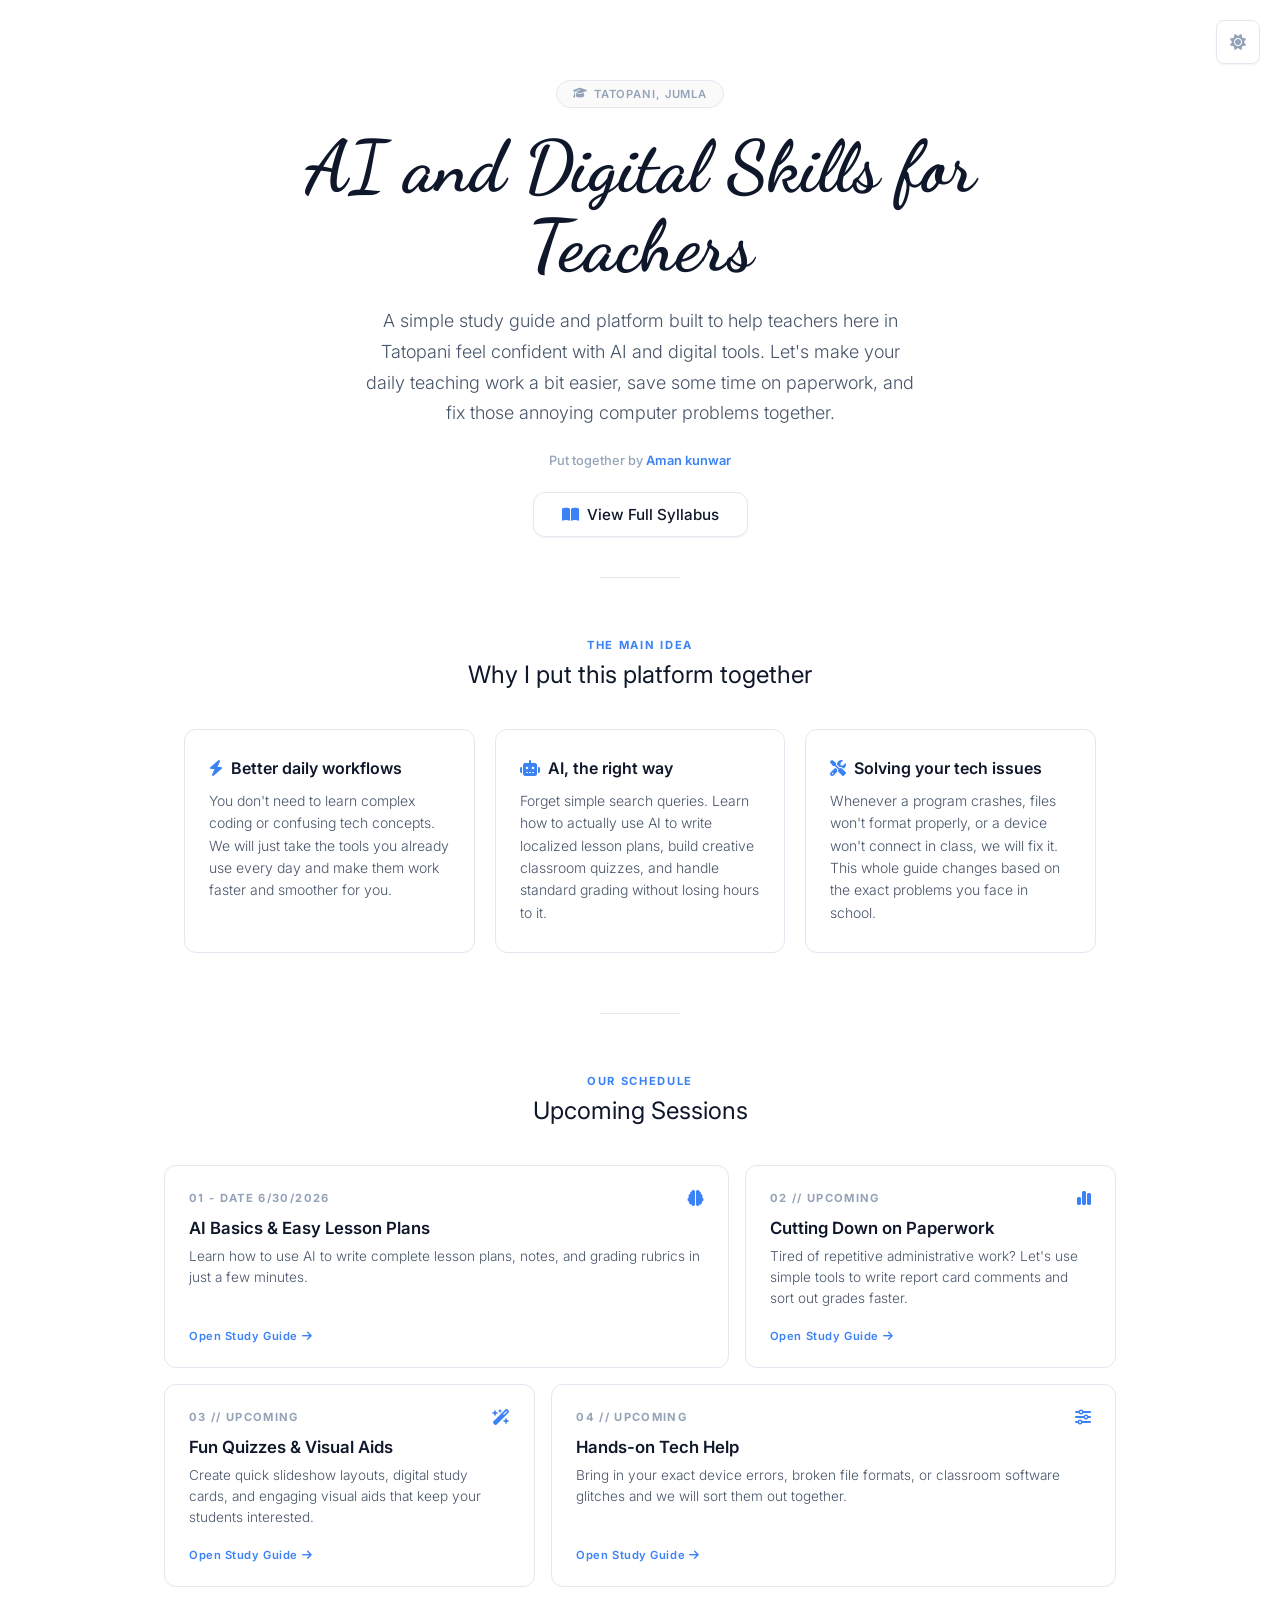
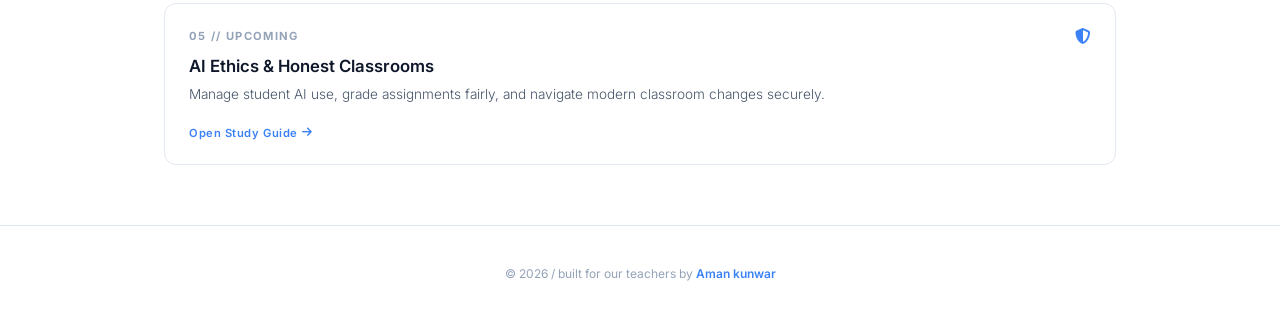
<file: index.html>
<!DOCTYPE html>
<html lang="en" class="dark">
<head>
    <meta charset="UTF-8">
    <meta name="viewport" content="width=device-width, initial-scale=1.0">
    <title>AI and Digital Skills by Aman kunwar, Tatopani Jumla</title>
    <link rel="stylesheet" href="style.css">
    <link rel="stylesheet" href="https://cdnjs.cloudflare.com/ajax/libs/font-awesome/6.4.0/css/all.min.css">
</head>
<body>
    <div class="theme-toggle-wrapper">
        <button id="theme-toggle" class="theme-btn" aria-label="Toggle Theme">
            <i class="fa-solid fa-sun"></i>
            <i class="fa-solid fa-moon"></i>
        </button>
    </div>

    <main>
        <div class="hero-section">
            <div>
                <span class="location-badge">
                    <i class="fa-solid fa-graduation-cap" style="color: var(--text-muted);"></i> Tatopani, Jumla
                </span>
            </div>
            <h1 class="cursive-title">AI and Digital Skills for Teachers</h1>
            <p class="hero-description">
                A simple study guide and platform built to help teachers here in Tatopani feel confident with AI and digital tools. Let's make your daily teaching work a bit easier, save some time on paperwork, and fix those annoying computer problems together.
            </p>
            <div class="author-tag">
                Put together by <a href="https://razeclaw.vercel.app" target="_blank">Aman kunwar</a>
            </div>
            <div>
                <a href="syllabus/" class="cta-button">
                    <i class="fa-solid fa-book-open"></i> View Full Syllabus
                </a>
            </div>
        </div>

        <hr class="section-divider" />

        <section class="features-section">
            <div class="section-header">
                <div class="section-tag">The Main Idea</div>
                <h2 class="section-title">Why I put this platform together</h2>
            </div>
            <div class="features-grid">
                <div class="feature-card">
                    <div class="feature-card-title">
                        <i class="fa-solid fa-bolt"></i> Better daily workflows
                    </div>
                    <p class="feature-card-desc">You don't need to learn complex coding or confusing tech concepts. We will just take the tools you already use every day and make them work faster and smoother for you.</p>
                </div>
                <div class="feature-card">
                    <div class="feature-card-title">
                        <i class="fa-solid fa-robot"></i> AI, the right way
                    </div>
                    <p class="feature-card-desc">Forget simple search queries. Learn how to actually use AI to write localized lesson plans, build creative classroom quizzes, and handle standard grading without losing hours to it.</p>
                </div>
                <div class="feature-card">
                    <div class="feature-card-title">
                        <i class="fa-solid fa-screwdriver-wrench"></i> Solving your tech issues
                    </div>
                    <p class="feature-card-desc">Whenever a program crashes, files won't format properly, or a device won't connect in class, we will fix it. This whole guide changes based on the exact problems you face in school.</p>
                </div>
            </div>
        </section>

        <hr class="section-divider" />

        <section class="sessions-section">
            <div class="section-header">
                <div class="section-tag">Our Schedule</div>
                <h2 class="section-title">Upcoming Sessions</h2>
            </div>
            <div class="sessions-grid">
                <a href="sessions/session-one/" class="session-card">
                    <div>
                        <div class="session-meta">
                            <span class="session-num">01 - DATE 6/30/2026</span>
                            <i class="fa-solid fa-brain"></i>
                        </div>
                        <h3 class="session-card-title">AI Basics &amp; Easy Lesson Plans</h3>
                        <p class="session-card-desc">Learn how to use AI to write complete lesson plans, notes, and grading rubrics in just a few minutes.</p>
                    </div>
                    <span class="session-footer">Open Study Guide <i class="fa-solid fa-arrow-right"></i></span>
                </a>

                <a href="sessions/session-two/" class="session-card">
                    <div>
                        <div class="session-meta">
                            <span class="session-num">02 // Upcoming</span>
                            <i class="fa-solid fa-chart-simple"></i>
                        </div>
                        <h3 class="session-card-title">Cutting Down on Paperwork</h3>
                        <p class="session-card-desc">Tired of repetitive administrative work? Let's use simple tools to write report card comments and sort out grades faster.</p>
                    </div>
                    <span class="session-footer">Open Study Guide <i class="fa-solid fa-arrow-right"></i></span>
                </a>

                <a href="sessions/session-three/" class="session-card">
                    <div>
                        <div class="session-meta">
                            <span class="session-num">03 // Upcoming</span>
                            <i class="fa-solid fa-wand-magic-sparkles"></i>
                        </div>
                        <h3 class="session-card-title">Fun Quizzes &amp; Visual Aids</h3>
                        <p class="session-card-desc">Create quick slideshow layouts, digital study cards, and engaging visual aids that keep your students interested.</p>
                    </div>
                    <span class="session-footer">Open Study Guide <i class="fa-solid fa-arrow-right"></i></span>
                </a>

                <a href="sessions/session-four/" class="session-card">
                    <div>
                        <div class="session-meta">
                            <span class="session-num">04 // Upcoming</span>
                            <i class="fa-solid fa-sliders"></i>
                        </div>
                        <h3 class="session-card-title">Hands-on Tech Help</h3>
                        <p class="session-card-desc">Bring in your exact device errors, broken file formats, or classroom software glitches and we will sort them out together.</p>
                    </div>
                    <span class="session-footer">Open Study Guide <i class="fa-solid fa-arrow-right"></i></span>
                </a>

                <a href="sessions/session-five/" class="session-card">
                    <div>
                        <div class="session-meta">
                            <span class="session-num">05 // Upcoming</span>
                            <i class="fa-solid fa-shield-halved"></i>
                        </div>
                        <h3 class="session-card-title">AI Ethics &amp; Honest Classrooms</h3>
                        <p class="session-card-desc">Manage student AI use, grade assignments fairly, and navigate modern classroom changes securely.</p>
                    </div>
                    <span class="session-footer">Open Study Guide <i class="fa-solid fa-arrow-right"></i></span>
                </a>
            </div>
        </section>
    </main>

    <footer>
        &copy; 2026 / built for our teachers by <a href="https://razeclaw.vercel.app" target="_blank">Aman kunwar</a>
    </footer>

    <script>
        document.getElementById('theme-toggle').addEventListener('click', function() {
            document.documentElement.classList.toggle('dark');
            localStorage.setItem('color-theme', document.documentElement.classList.contains('dark') ? 'dark' : 'light');
        });
        if (localStorage.getItem('color-theme') === 'light' || (!('color-theme' in localStorage) && !window.matchMedia('(prefers-color-scheme: dark)').matches)) {
            document.documentElement.classList.remove('dark');
        } else {
            document.documentElement.classList.add('dark');
        }
    </script>

<!-- made by razeclaw -->
</body>
</html>
</file>
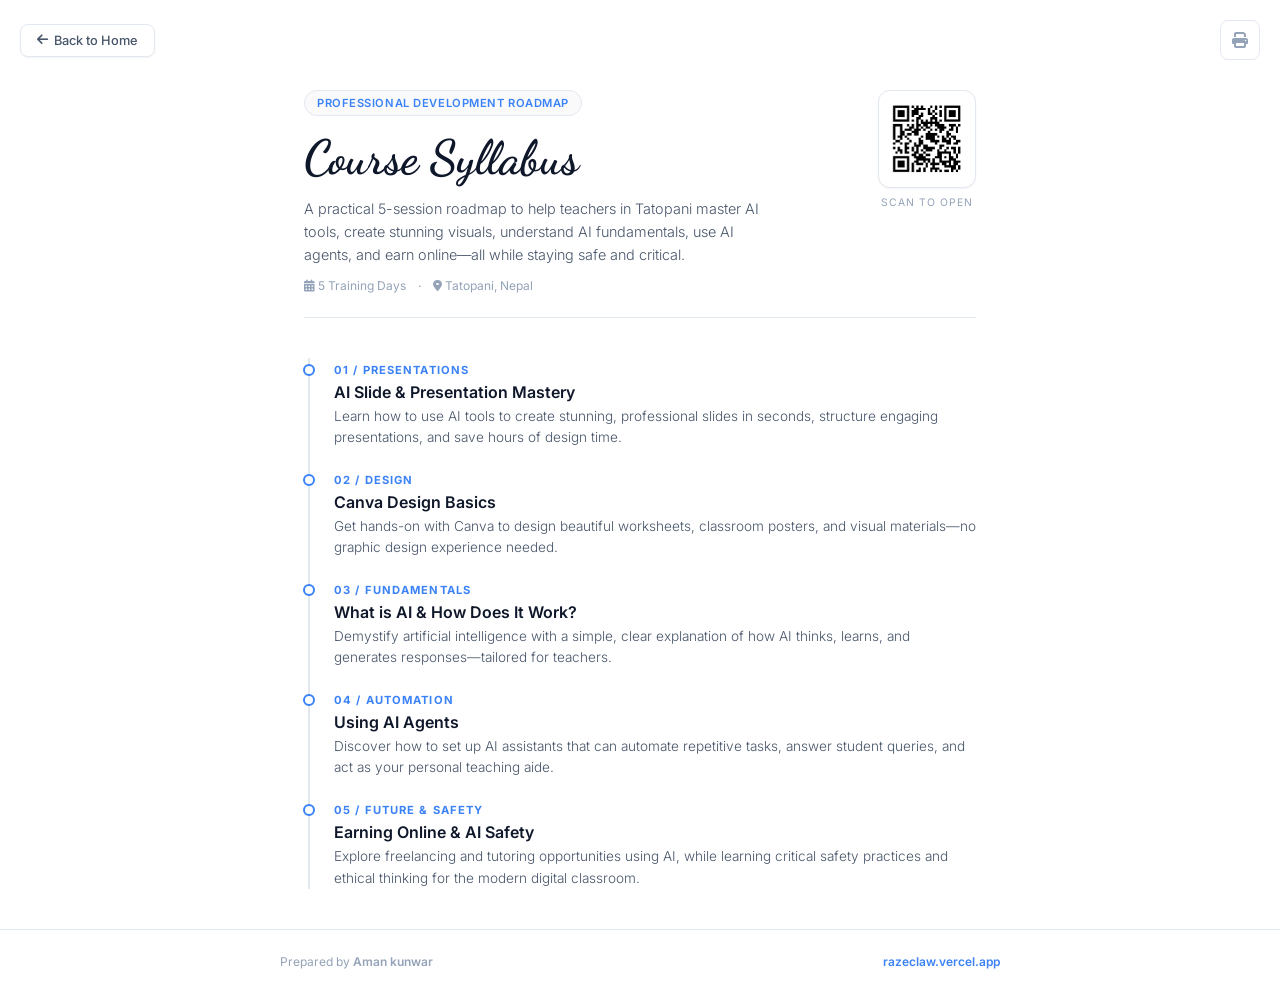
<file: syllabus/index.html>
<!DOCTYPE html>
<html lang="en" class="dark">
<head>
    <meta charset="UTF-8">
    <meta name="viewport" content="width=device-width, initial-scale=1.0">
    <title>Course Syllabus &mdash; AI and Digital Skills for Teachers</title>
    <link rel="stylesheet" href="style.css">
    <link rel="stylesheet" href="https://cdnjs.cloudflare.com/ajax/libs/font-awesome/6.4.0/css/all.min.css">
</head>
<body>
    <div class="nav-controls no-print">
        <a href="../" class="back-link">
            <i class="fa-solid fa-arrow-left"></i> Back to Home
        </a>
        <button onclick="window.print()" class="print-btn" aria-label="Print Roadmap">
            <i class="fa-solid fa-print"></i>
        </button>
    </div>

    <div class="page-container">
        <div class="syllabus-header">
            <div class="header-info">
                <span class="roadmap-badge">Professional Development Roadmap</span>
                <h1 class="cursive-title">Course Syllabus</h1>
                <p class="header-desc">A practical 5-session roadmap to help teachers in Tatopani master AI tools, create stunning visuals, understand AI fundamentals, use AI agents, and earn online—all while staying safe and critical.</p>
                <div class="meta-bar">
                    <span><i class="fa-solid fa-calendar-days"></i> 5 Training Days</span>
                    <span>&middot;</span>
                    <span><i class="fa-solid fa-location-dot"></i> Tatopani, Nepal</span>
                </div>
            </div>
            <div class="qr-section">
                <div class="qr-box">
                    <img src="../assets/qr-code.png" alt="QR Code">
                </div>
                <span>Scan to Open</span>
            </div>
        </div>

        <div class="timeline">
            <div class="timeline-node">
                <div class="timeline-bullet"></div>
                <span class="session-tag">01 / Presentations</span>
                <h3 class="timeline-heading">AI Slide &amp; Presentation Mastery</h3>
                <p class="timeline-summary">Learn how to use AI tools to create stunning, professional slides in seconds, structure engaging presentations, and save hours of design time.</p>
            </div>
            <div class="timeline-node">
                <div class="timeline-bullet"></div>
                <span class="session-tag">02 / Design</span>
                <h3 class="timeline-heading">Canva Design Basics</h3>
                <p class="timeline-summary">Get hands-on with Canva to design beautiful worksheets, classroom posters, and visual materials—no graphic design experience needed.</p>
            </div>
            <div class="timeline-node">
                <div class="timeline-bullet"></div>
                <span class="session-tag">03 / Fundamentals</span>
                <h3 class="timeline-heading">What is AI &amp; How Does It Work?</h3>
                <p class="timeline-summary">Demystify artificial intelligence with a simple, clear explanation of how AI thinks, learns, and generates responses—tailored for teachers.</p>
            </div>
            <div class="timeline-node">
                <div class="timeline-bullet"></div>
                <span class="session-tag">04 / Automation</span>
                <h3 class="timeline-heading">Using AI Agents</h3>
                <p class="timeline-summary">Discover how to set up AI assistants that can automate repetitive tasks, answer student queries, and act as your personal teaching aide.</p>
            </div>
            <div class="timeline-node">
                <div class="timeline-bullet"></div>
                <span class="session-tag">05 / Future &amp; Safety</span>
                <h3 class="timeline-heading">Earning Online &amp; AI Safety</h3>
                <p class="timeline-summary">Explore freelancing and tutoring opportunities using AI, while learning critical safety practices and ethical thinking for the modern digital classroom.</p>
            </div>
        </div>
    </div>

    <footer>
        <div class="footer-content">
            <div>Prepared by <span style="font-weight: 600;">Aman kunwar</span></div>
            <div><a href="https://razeclaw.vercel.app" target="_blank">razeclaw.vercel.app</a></div>
        </div>
    </footer>

    <script>
        if (localStorage.getItem('color-theme') === 'light' || (!('color-theme' in localStorage) && !window.matchMedia('(prefers-color-scheme: dark)').matches)) {
            document.documentElement.classList.remove('dark');
        } else {
            document.documentElement.classList.add('dark');
        }
    </script>

</body>
</html>
</file>
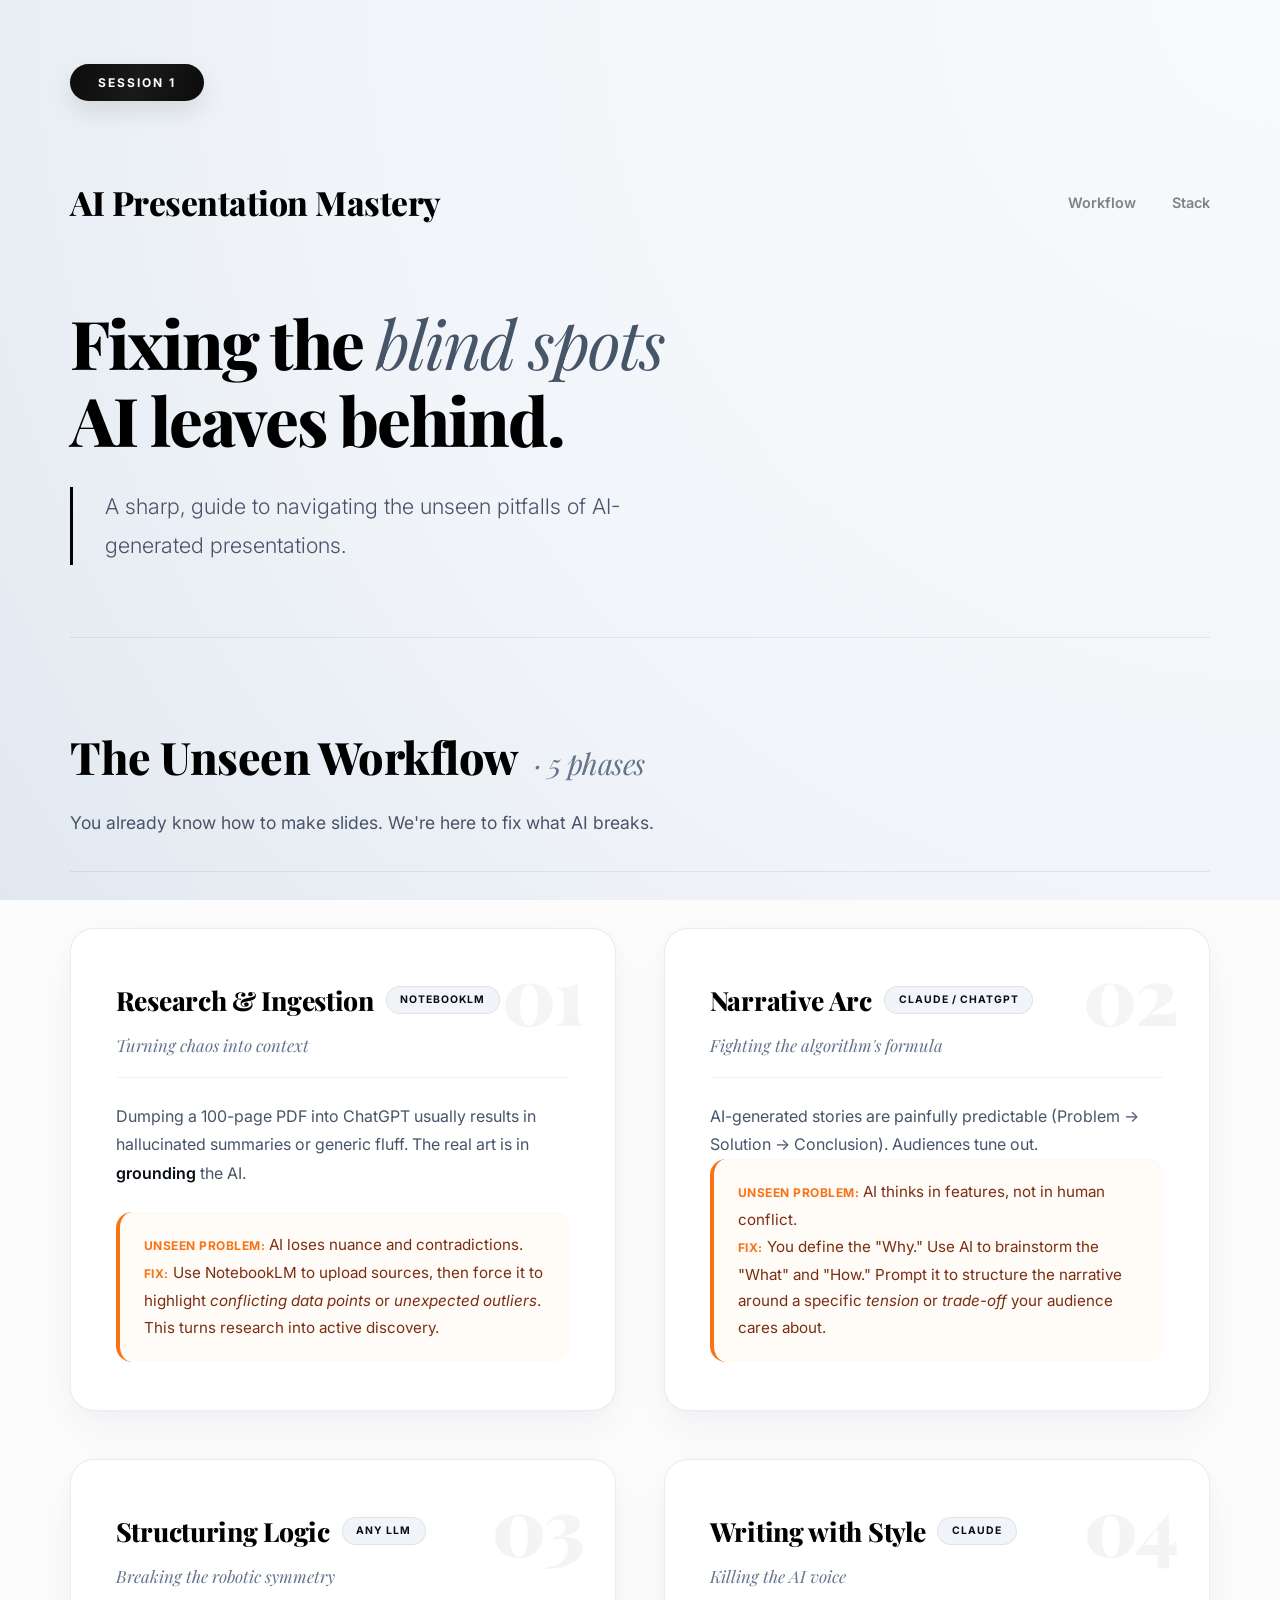
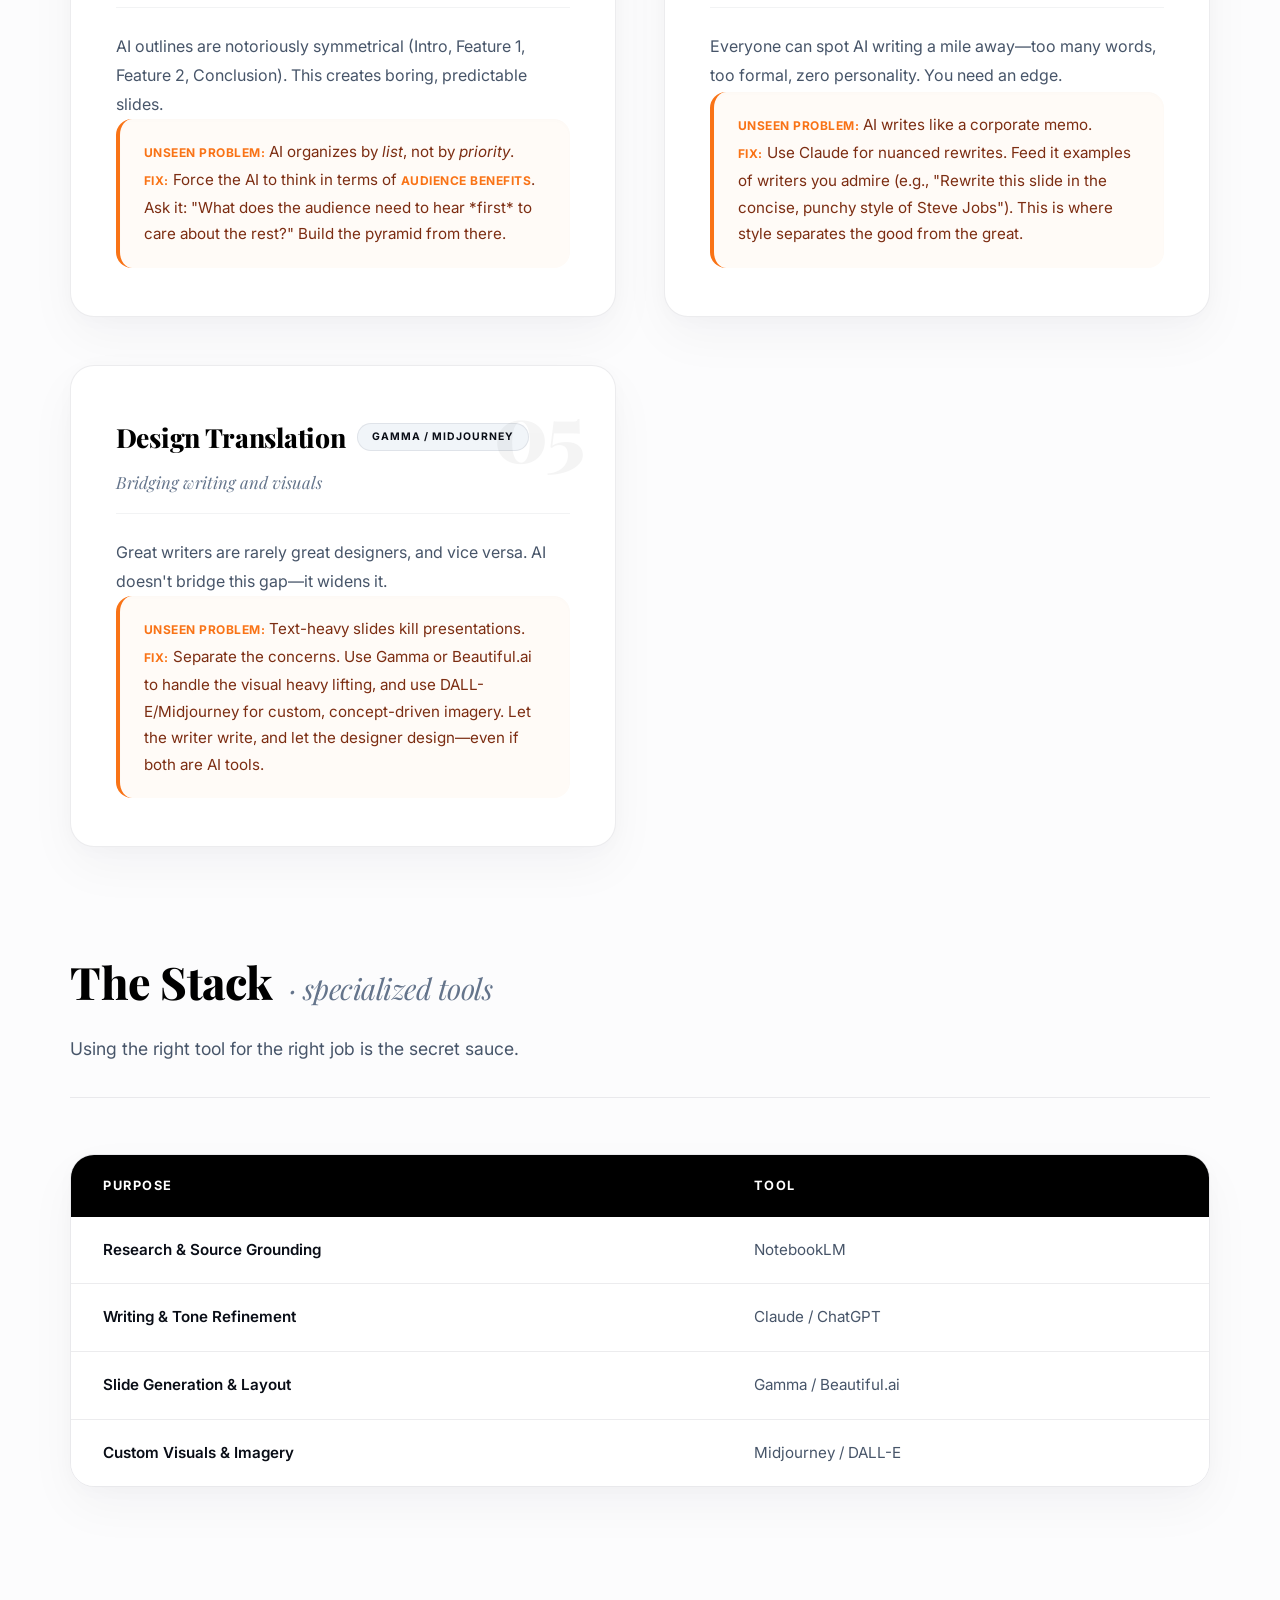
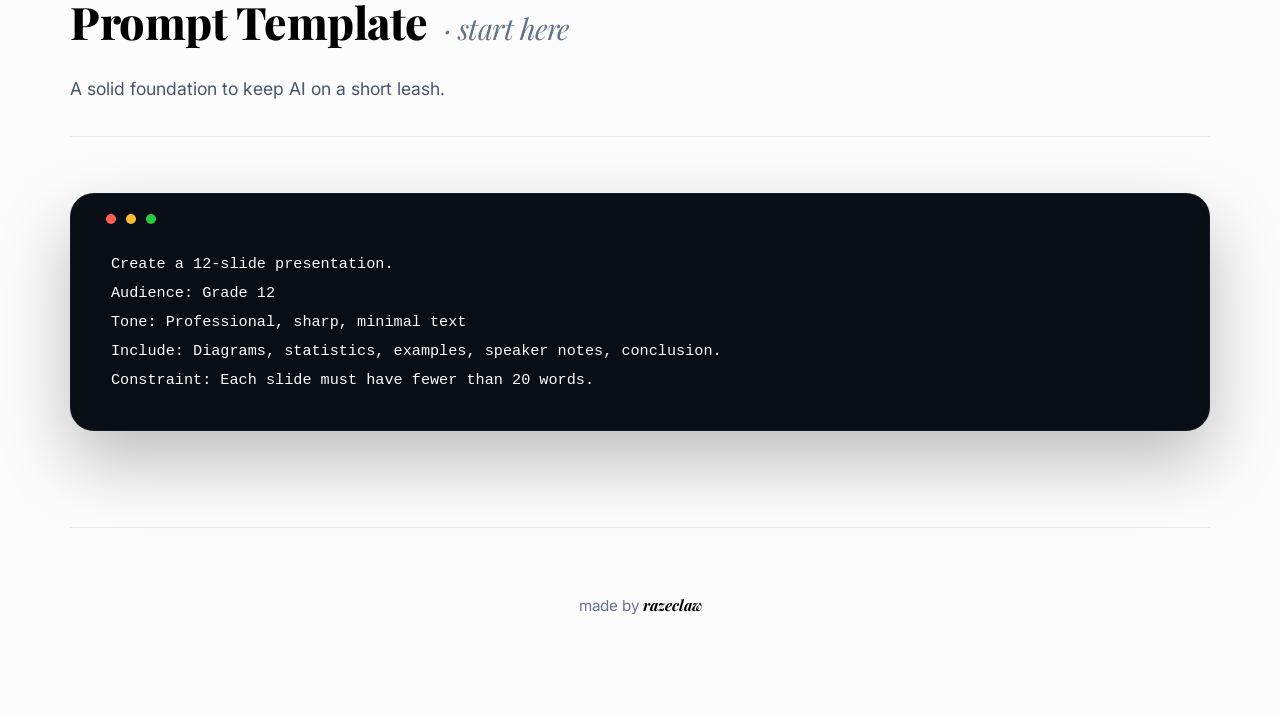
<file: sessions/session-one/index.html>
<!DOCTYPE html>
<html lang="en">
<head>
    <meta charset="UTF-8" />
    <meta name="viewport" content="width=device-width, initial-scale=1.0" />
    <title>AI Presentation Mastery | Session 1</title>
    <link rel="preconnect" href="https://fonts.googleapis.com" />
    <link rel="preconnect" href="https://fonts.gstatic.com" crossorigin />
    <link href="https://fonts.googleapis.com/css2?family=Inter:opsz,wght@14..32,300..700&family=Playfair+Display:ital,wght@0,400..900;1,400..900&display=swap" rel="stylesheet" />
    <link rel="stylesheet" href="style.css" />
</head>
<body>

    <div class="container">

        <div class="session-badge">Session 1</div>

        <header class="hero">
            <nav class="hero-nav">
                <h1>AI Presentation Mastery</h1>
                <div class="nav-links">
                    <a href="#phases">Workflow</a>
                    <a href="#tools">Stack</a>
                </div>
            </nav>
            <div class="hero-box">
                <h2>Fixing the <i>blind spots</i> <br />AI leaves behind.</h2>
                <p>A sharp, guide to navigating the unseen pitfalls of AI-generated presentations.</p>
            </div>
        </header>

        <main>

            <section id="phases">
                <div class="section-heading">
                    The Unseen Workflow <span class="accent">· 5 phases</span>
                </div>
                <div class="section-subhead">
                    You already know how to make slides. We're here to fix what AI breaks.
                </div>

                <div class="grid">

                    <article class="card">
                        <div class="card-number">01</div>
                        <h3>Research &amp; Ingestion <span class="tool-tag">NotebookLM</span></h3>
                        <div class="sub-title">Turning chaos into context</div>
                        <p>Dumping a 100-page PDF into ChatGPT usually results in hallucinated summaries or generic fluff. The real art is in <strong>grounding</strong> the AI.</p>
                        <div class="problem">
                            <strong>Unseen problem:</strong> AI loses nuance and contradictions. <br />
                            <strong>Fix:</strong> Use NotebookLM to upload sources, then force it to highlight <em>conflicting data points</em> or <em>unexpected outliers</em>. This turns research into active discovery.
                        </div>
                    </article>

                    <article class="card">
                        <div class="card-number">02</div>
                        <h3>Narrative Arc <span class="tool-tag">Claude / ChatGPT</span></h3>
                        <div class="sub-title">Fighting the algorithm's formula</div>
                        <p>AI-generated stories are painfully predictable (Problem → Solution → Conclusion). Audiences tune out.</p>
                        <div class="problem">
                            <strong>Unseen problem:</strong> AI thinks in features, not in human conflict. <br />
                            <strong>Fix:</strong> You define the "Why." Use AI to brainstorm the "What" and "How." Prompt it to structure the narrative around a specific <em>tension</em> or <em>trade-off</em> your audience cares about.
                        </div>
                    </article>

                    <article class="card">
                        <div class="card-number">03</div>
                        <h3>Structuring Logic <span class="tool-tag">Any LLM</span></h3>
                        <div class="sub-title">Breaking the robotic symmetry</div>
                        <p>AI outlines are notoriously symmetrical (Intro, Feature 1, Feature 2, Conclusion). This creates boring, predictable slides.</p>
                        <div class="problem">
                            <strong>Unseen problem:</strong> AI organizes by <em>list</em>, not by <em>priority</em>. <br />
                            <strong>Fix:</strong> Force the AI to think in terms of <strong>audience benefits</strong>. Ask it: "What does the audience need to hear *first* to care about the rest?" Build the pyramid from there.
                        </div>
                    </article>

                    <article class="card">
                        <div class="card-number">04</div>
                        <h3>Writing with Style <span class="tool-tag">Claude</span></h3>
                        <div class="sub-title">Killing the AI voice</div>
                        <p>Everyone can spot AI writing a mile away—too many words, too formal, zero personality. You need an edge.</p>
                        <div class="problem">
                            <strong>Unseen problem:</strong> AI writes like a corporate memo. <br />
                            <strong>Fix:</strong> Use Claude for nuanced rewrites. Feed it examples of writers you admire (e.g., "Rewrite this slide in the concise, punchy style of Steve Jobs"). This is where style separates the good from the great.
                        </div>
                    </article>

                    <article class="card">
                        <div class="card-number">05</div>
                        <h3>Design Translation <span class="tool-tag">Gamma / Midjourney</span></h3>
                        <div class="sub-title">Bridging writing and visuals</div>
                        <p>Great writers are rarely great designers, and vice versa. AI doesn't bridge this gap—it widens it.</p>
                        <div class="problem">
                            <strong>Unseen problem:</strong> Text-heavy slides kill presentations. <br />
                            <strong>Fix:</strong> Separate the concerns. Use Gamma or Beautiful.ai to handle the visual heavy lifting, and use DALL-E/Midjourney for custom, concept-driven imagery. Let the writer write, and let the designer design—even if both are AI tools.
                        </div>
                    </article>

                </div>
            </section>

            <section id="tools">
                <div class="section-heading">
                    The Stack <span class="accent">· specialized tools</span>
                </div>
                <div class="section-subhead">
                    Using the right tool for the right job is the secret sauce.
                </div>
                <div class="table-wrapper">
                    <table>
                        <thead>
                            <tr><th>Purpose</th><th>Tool</th></tr>
                        </thead>
                        <tbody>
                            <tr><td>Research &amp; Source Grounding</td><td>NotebookLM</td></tr>
                            <tr><td>Writing &amp; Tone Refinement</td><td>Claude / ChatGPT</td></tr>
                            <tr><td>Slide Generation &amp; Layout</td><td>Gamma / Beautiful.ai</td></tr>
                            <tr><td>Custom Visuals &amp; Imagery</td><td>Midjourney / DALL-E</td></tr>
                        </tbody>
                    </table>
                </div>
            </section>

            <section>
                <div class="section-heading">
                    Prompt Template <span class="accent">· start here</span>
                </div>
                <div class="section-subhead">
                    A solid foundation to keep AI on a short leash.
                </div>
                <div class="code-container">
                    <pre>Create a 12-slide presentation.
Audience: Grade 12
Tone: Professional, sharp, minimal text
Include: Diagrams, statistics, examples, speaker notes, conclusion.
Constraint: Each slide must have fewer than 20 words.</pre>
                </div>
            </section>

        </main>

        <footer class="footer">
            made by <a href="https://razeclaw.vercel.app" target="_blank">razeclaw</a>
        </footer>

    </div>

</body>
</html>
</file>
<file: style.css>
@import url('https://fonts.googleapis.com/css2?family=Dancing+Script:wght@600;700&family=Inter:wght@300;400;500;600;700&display=swap');

:root {
    --bg-primary: #ffffff;
    --bg-secondary: #fafafa;
    --bg-card: #ffffff;
    --text-primary: #0f172a;
    --text-secondary: #475569;
    --text-muted: #94a3b8;
    --border: #e2e8f0;
    --accent: #3b82f6;
    --accent-light: #eff6ff;
    --accent-dark: #2563eb;
    --shadow-sm: 0 1px 2px rgba(0, 0, 0, 0.05);
    --shadow-md: 0 4px 12px rgba(0, 0, 0, 0.08);
    --shadow-lg: 0 10px 40px rgba(0, 0, 0, 0.1);
    --radius: 12px;
    --radius-sm: 8px;
    --radius-full: 9999px;
}

html.dark {
    --bg-primary: #0f172a;
    --bg-secondary: #1e293b;
    --bg-card: #1e293b;
    --text-primary: #f1f5f9;
    --text-secondary: #94a3b8;
    --text-muted: #64748b;
    --border: #334155;
    --accent: #60a5fa;
    --accent-light: #1e3a5f;
    --accent-dark: #93bbfd;
    --shadow-sm: 0 1px 2px rgba(0, 0, 0, 0.2);
    --shadow-md: 0 4px 12px rgba(0, 0, 0, 0.3);
    --shadow-lg: 0 10px 40px rgba(0, 0, 0, 0.4);
}

* {
    margin: 0;
    padding: 0;
    box-sizing: border-box;
}

body {
    background-color: var(--bg-primary);
    color: var(--text-primary);
    font-family: 'Inter', -apple-system, BlinkMacSystemFont, sans-serif;
    min-height: 100vh;
    display: flex;
    flex-direction: column;
    -webkit-font-smoothing: antialiased;
    transition: background-color 0.3s ease, color 0.3s ease;
}

.cursive-title {
    font-family: 'Dancing Script', cursive;
    font-weight: 700;
    line-height: 1.1;
}

.location-badge {
    display: inline-flex;
    align-items: center;
    gap: 6px;
    padding: 6px 16px;
    border-radius: var(--radius-full);
    border: 1px solid var(--border);
    background: var(--bg-secondary);
    font-size: 0.7rem;
    font-family: 'Inter', monospace;
    font-weight: 600;
    letter-spacing: 0.08em;
    text-transform: uppercase;
    color: var(--text-muted);
}

.hero-section {
    text-align: center;
    padding: 80px 24px 40px;
    max-width: 720px;
    margin: 0 auto;
}

.hero-section h1.cursive-title {
    font-size: clamp(2.5rem, 7vw, 4.5rem);
    color: var(--text-primary);
    margin: 20px 0;
}

.hero-description {
    font-size: clamp(1rem, 2vw, 1.125rem);
    color: var(--text-secondary);
    line-height: 1.7;
    font-weight: 300;
    max-width: 560px;
    margin: 0 auto 24px;
}

.author-tag {
    font-size: 0.8rem;
    color: var(--text-muted);
    font-weight: 500;
}

.author-tag a {
    color: var(--accent);
    text-decoration: none;
    font-weight: 600;
}

.author-tag a:hover {
    text-decoration: underline;
}

.cta-button {
    display: inline-flex;
    align-items: center;
    gap: 8px;
    padding: 12px 28px;
    border-radius: var(--radius);
    border: 1px solid var(--border);
    background: var(--bg-card);
    color: var(--text-primary);
    font-weight: 500;
    font-size: 0.95rem;
    text-decoration: none;
    box-shadow: var(--shadow-sm);
    transition: all 0.25s ease;
    margin-top: 24px;
}

.cta-button:hover {
    border-color: var(--accent);
    box-shadow: var(--shadow-md);
    transform: translateY(-1px);
}

.cta-button i {
    color: var(--accent);
}

.section-divider {
    border: 0;
    border-top: 1px solid var(--border);
    max-width: 80px;
    margin: 0 auto;
}

.features-section {
    max-width: 960px;
    margin: 0 auto;
    padding: 60px 24px;
}

.section-header {
    text-align: center;
    margin-bottom: 40px;
}

.section-tag {
    font-size: 0.7rem;
    font-weight: 700;
    letter-spacing: 0.15em;
    text-transform: uppercase;
    color: var(--accent);
}

.section-title {
    font-size: 1.5rem;
    font-weight: 400;
    color: var(--text-primary);
    margin-top: 8px;
}

.features-grid {
    display: grid;
    grid-template-columns: 1fr;
    gap: 20px;
}

@media (min-width: 768px) {
    .features-grid {
        grid-template-columns: repeat(3, 1fr);
    }
}

.feature-card {
    padding: 28px 24px;
    border-radius: var(--radius);
    border: 1px solid var(--border);
    background: var(--bg-card);
    transition: all 0.3s ease;
}

.feature-card:hover {
    box-shadow: var(--shadow-md);
    transform: translateY(-3px);
    border-color: var(--accent);
}

.feature-card-title {
    font-size: 1rem;
    font-weight: 600;
    color: var(--text-primary);
    display: flex;
    align-items: center;
    gap: 8px;
}

.feature-card-title i {
    color: var(--accent);
    font-size: 1rem;
}

.feature-card-desc {
    font-size: 0.875rem;
    color: var(--text-secondary);
    line-height: 1.6;
    margin-top: 12px;
    font-weight: 300;
}

.sessions-section {
    max-width: 1000px;
    margin: 0 auto;
    padding: 60px 24px;
}

.sessions-grid {
    display: grid;
    grid-template-columns: 1fr;
    gap: 16px;
    margin-top: 40px;
}

@media (min-width: 640px) {
    .sessions-grid {
        grid-template-columns: repeat(2, 1fr);
    }
}

@media (min-width: 1024px) {
    .sessions-grid {
        grid-template-columns: repeat(5, 1fr);
        grid-template-rows: auto auto;
    }
    .session-card:nth-child(1) {
        grid-column: span 3;
    }
    .session-card:nth-child(2) {
        grid-column: span 2;
    }
    .session-card:nth-child(3) {
        grid-column: span 2;
    }
    .session-card:nth-child(4) {
        grid-column: span 3;
    }
    .session-card:nth-child(5) {
        grid-column: span 5;
    }
}

.session-card {
    display: flex;
    flex-direction: column;
    justify-content: space-between;
    padding: 24px;
    border-radius: var(--radius);
    border: 1px solid var(--border);
    background: var(--bg-card);
    text-decoration: none;
    color: inherit;
    transition: all 0.3s ease;
}

.session-card:hover {
    box-shadow: var(--shadow-md);
    transform: translateY(-2px);
    border-color: var(--accent);
}

.session-meta {
    display: flex;
    justify-content: space-between;
    align-items: center;
}

.session-num {
    font-size: 0.7rem;
    font-weight: 700;
    letter-spacing: 0.12em;
    text-transform: uppercase;
    color: var(--text-muted);
    font-family: 'Inter', monospace;
}

.session-meta i {
    color: var(--accent);
    font-size: 1rem;
}

.session-card-title {
    font-size: 1.05rem;
    font-weight: 600;
    color: var(--text-primary);
    margin-top: 12px;
}

.session-card-desc {
    font-size: 0.85rem;
    color: var(--text-secondary);
    line-height: 1.55;
    margin-top: 8px;
    font-weight: 300;
}

.session-footer {
    font-size: 0.7rem;
    font-weight: 600;
    letter-spacing: 0.05em;
    color: var(--accent);
    display: flex;
    align-items: center;
    gap: 4px;
    margin-top: 20px;
    font-family: 'Inter', monospace;
}

.session-card:hover .session-footer i {
    transform: translateX(4px);
}

.session-footer i {
    transition: transform 0.2s ease;
}

.theme-toggle-wrapper {
    position: fixed;
    top: 20px;
    right: 20px;
    z-index: 100;
}

.theme-btn {
    width: 44px;
    height: 44px;
    border-radius: var(--radius-sm);
    border: 1px solid var(--border);
    background: var(--bg-card);
    color: var(--text-muted);
    display: flex;
    align-items: center;
    justify-content: center;
    cursor: pointer;
    box-shadow: var(--shadow-sm);
    transition: all 0.25s ease;
    font-size: 1rem;
}

.theme-btn:hover {
    border-color: var(--accent);
    color: var(--accent);
    box-shadow: var(--shadow-md);
}

html.dark .fa-sun {
    display: none;
}

html:not(.dark) .fa-moon {
    display: none;
}

footer {
    margin-top: auto;
    padding: 40px 24px;
    text-align: center;
    border-top: 1px solid var(--border);
    font-size: 0.75rem;
    color: var(--text-muted);
    font-weight: 400;
}

footer a {
    color: var(--accent);
    text-decoration: none;
    font-weight: 600;
}

footer a:hover {
    text-decoration: underline;
}
</file>
<file: syllabus/style.css>
@import url('https://fonts.googleapis.com/css2?family=Dancing+Script:wght@600;700&family=Inter:wght@300;400;500;600;700&display=swap');

:root {
    --bg-primary: #ffffff;
    --bg-secondary: #fafafa;
    --bg-card: #ffffff;
    --text-primary: #0f172a;
    --text-secondary: #475569;
    --text-muted: #94a3b8;
    --border: #e2e8f0;
    --accent: #3b82f6;
    --accent-light: #eff6ff;
    --accent-dark: #2563eb;
    --shadow-sm: 0 1px 2px rgba(0, 0, 0, 0.05);
    --shadow-md: 0 4px 12px rgba(0, 0, 0, 0.08);
    --radius: 12px;
    --radius-sm: 8px;
    --radius-full: 9999px;
}

html.dark {
    --bg-primary: #0f172a;
    --bg-secondary: #1e293b;
    --bg-card: #1e293b;
    --text-primary: #f1f5f9;
    --text-secondary: #94a3b8;
    --text-muted: #64748b;
    --border: #334155;
    --accent: #60a5fa;
    --accent-light: #1e3a5f;
    --accent-dark: #93bbfd;
    --shadow-sm: 0 1px 2px rgba(0, 0, 0, 0.2);
    --shadow-md: 0 4px 12px rgba(0, 0, 0, 0.3);
}

* {
    margin: 0;
    padding: 0;
    box-sizing: border-box;
}

body {
    background-color: var(--bg-primary);
    color: var(--text-primary);
    font-family: 'Inter', -apple-system, BlinkMacSystemFont, sans-serif;
    min-height: 100vh;
    display: flex;
    flex-direction: column;
    -webkit-font-smoothing: antialiased;
    transition: background-color 0.3s ease, color 0.3s ease;
}

.cursive-title {
    font-family: 'Dancing Script', cursive;
    font-weight: 700;
    line-height: 1.1;
    font-size: clamp(2rem, 5vw, 3rem);
}

.nav-controls {
    position: fixed;
    top: 20px;
    left: 20px;
    right: 20px;
    display: flex;
    justify-content: space-between;
    align-items: center;
    z-index: 100;
}

.back-link {
    display: inline-flex;
    align-items: center;
    gap: 6px;
    padding: 8px 16px;
    border-radius: var(--radius-sm);
    border: 1px solid var(--border);
    background: var(--bg-card);
    color: var(--text-secondary);
    font-size: 0.8rem;
    font-weight: 500;
    text-decoration: none;
    box-shadow: var(--shadow-sm);
    transition: all 0.25s ease;
}

.back-link:hover {
    border-color: var(--accent);
    color: var(--accent);
    box-shadow: var(--shadow-md);
}

.print-btn {
    width: 40px;
    height: 40px;
    border-radius: var(--radius-sm);
    border: 1px solid var(--border);
    background: var(--bg-card);
    color: var(--text-muted);
    display: flex;
    align-items: center;
    justify-content: center;
    cursor: pointer;
    font-size: 1rem;
    transition: all 0.25s ease;
}

.print-btn:hover {
    border-color: var(--accent);
    color: var(--accent);
}

.page-container {
    flex-grow: 1;
    max-width: 720px;
    width: 100%;
    margin: 0 auto;
    padding: 90px 24px 40px;
}

.syllabus-header {
    display: flex;
    flex-direction: column;
    align-items: center;
    gap: 20px;
    border-bottom: 1px solid var(--border);
    padding-bottom: 24px;
    margin-bottom: 40px;
}

@media (min-width: 640px) {
    .syllabus-header {
        flex-direction: row;
        align-items: flex-start;
        text-align: left;
        gap: 32px;
    }
}

.header-info {
    flex-grow: 1;
}

.roadmap-badge {
    display: inline-flex;
    align-items: center;
    gap: 6px;
    padding: 5px 12px;
    border-radius: var(--radius-full);
    border: 1px solid var(--border);
    background: var(--bg-secondary);
    font-size: 0.7rem;
    font-family: 'Inter', monospace;
    font-weight: 600;
    letter-spacing: 0.05em;
    text-transform: uppercase;
    color: var(--accent);
    margin-bottom: 16px;
}

.header-desc {
    color: var(--text-secondary);
    font-size: 0.9rem;
    font-weight: 300;
    line-height: 1.6;
    max-width: 460px;
    margin-top: 12px;
}

.meta-bar {
    display: flex;
    gap: 12px;
    font-size: 0.75rem;
    color: var(--text-muted);
    font-family: 'Inter', monospace;
    margin-top: 12px;
}

.qr-section {
    display: flex;
    flex-direction: column;
    align-items: center;
    gap: 8px;
    flex-shrink: 0;
}

.qr-box {
    padding: 8px;
    background: #ffffff;
    border: 1px solid var(--border);
    border-radius: var(--radius);
    box-shadow: var(--shadow-sm);
}

.qr-box img {
    width: 80px;
    height: 80px;
    object-fit: contain;
    display: block;
}

.qr-section span {
    font-size: 0.65rem;
    letter-spacing: 0.1em;
    text-transform: uppercase;
    color: var(--text-muted);
    font-family: 'Inter', monospace;
}

.timeline {
    border-left: 2px solid var(--border);
    margin-left: 4px;
    padding-left: 24px;
    display: flex;
    flex-direction: column;
    gap: 20px;
}

.timeline-node {
    position: relative;
}

.timeline-bullet {
    position: absolute;
    left: calc(-24px - 6px - 1px);
    top: 6px;
    width: 12px;
    height: 12px;
    background-color: var(--bg-primary);
    border: 2px solid var(--accent);
    border-radius: 50%;
}

.session-tag {
    font-size: 0.7rem;
    font-weight: 700;
    letter-spacing: 0.1em;
    text-transform: uppercase;
    color: var(--accent);
    font-family: 'Inter', monospace;
}

.timeline-heading {
    font-size: 1rem;
    font-weight: 600;
    color: var(--text-primary);
    margin-top: 4px;
}

.timeline-summary {
    font-size: 0.85rem;
    color: var(--text-secondary);
    line-height: 1.55;
    margin-top: 4px;
    font-weight: 300;
}

footer {
    margin-top: auto;
    padding: 24px;
    border-top: 1px solid var(--border);
    font-size: 0.75rem;
    color: var(--text-muted);
    font-family: 'Inter', monospace;
}

.footer-content {
    max-width: 720px;
    margin: 0 auto;
    display: flex;
    flex-direction: column;
    justify-content: space-between;
    align-items: center;
    gap: 8px;
}

@media (min-width: 640px) {
    .footer-content {
        flex-direction: row;
    }
}

footer a {
    color: var(--accent);
    text-decoration: none;
    font-weight: 600;
}

@media print {
    .no-print { display: none !important; }
    body { background: #ffffff !important; color: #000000 !important; }
    html.dark { --text-primary: #000000; --text-secondary: #444444; --border: #d4d4d4; }
    .page-container { padding-top: 1rem !important; }
    .syllabus-header { margin-bottom: 24px !important; padding-bottom: 16px !important; }
    .timeline { gap: 16px !important; }
    .qr-box { border-color: #a3a3a3 !important; }
}
</file>
<file: sessions/session-one/style.css>
/* ----- Design System Tokens ----- */
:root {
    --bg-main: #fcfcfd;
    --bg-gradient: radial-gradient(circle at top right, #f8fafc, #f1f5f9 60%, #e2e8f0);
    --text-main: #090d16;
    --text-muted: #475569;
    --text-light: #64748b;
    --accent: #000000;
    --accent-muted: #f1f5f9;
    
    --card-bg: #ffffff;
    --border-color: rgba(15, 23, 42, 0.08);
    --border-hover: rgba(15, 23, 42, 0.2);
    
    --problem-bg: #fffbf7;
    --problem-border: #f97316;
    
    --radius-lg: 24px;
    --radius-md: 16px;
    --radius-sm: 8px;
    
    --shadow-sm: 0 4px 20px rgba(0, 0, 0, 0.02);
    --shadow-md: 0 20px 50px rgba(15, 23, 42, 0.04);
    --shadow-hover: 0 30px 60px rgba(15, 23, 42, 0.09), 0 12px 24px rgba(15, 23, 42, 0.03);
    
    --ease-premium: cubic-bezier(0.16, 1, 0.3, 1);
    --transition: all 0.5s var(--ease-premium);
}

/* ----- Reset & Base Aesthetics ----- */
* {
    margin: 0;
    padding: 0;
    box-sizing: border-box;
}

html {
    scroll-behavior: smooth;
}

body {
    font-family: 'Inter', -apple-system, BlinkMacSystemFont, sans-serif;
    background: var(--bg-main);
    background-image: var(--bg-gradient);
    background-attachment: fixed;
    color: var(--text-main);
    line-height: 1.75;
    padding: 4rem 2rem;
    -webkit-font-smoothing: antialiased;
    -moz-osx-font-smoothing: grayscale;
}

.container {
    max-width: 1140px;
    margin: 0 auto;
}

/* ----- Session Badge ----- */
.session-badge {
    display: inline-flex;
    align-items: center;
    background: var(--accent);
    color: #fff;
    font-size: 0.75rem;
    font-weight: 700;
    letter-spacing: 2px;
    text-transform: uppercase;
    padding: 0.5rem 1.75rem;
    border-radius: 50px;
    margin-bottom: 2.5rem;
    box-shadow: 0 10px 25px rgba(0, 0, 0, 0.1);
    position: relative;
    overflow: hidden;
}

.session-badge::after {
    content: '';
    position: absolute;
    top: 0; left: -50%; width: 200%; height: 100%;
    background: linear-gradient(90deg, transparent, rgba(255,255,255,0.1), transparent);
    transform: skewX(-20deg);
    animation: shine 6s infinite linear;
}

@keyframes shine {
    0% { transform: translateX(-100%) skewX(-20deg); }
    30%, 100% { transform: translateX(100%) skewX(-20deg); }
}

/* ----- Hero Section ----- */
.hero {
    padding: 2rem 0 4.5rem;
    border-bottom: 1px solid var(--border-color);
    margin-bottom: 5rem;
}

.hero-nav {
    display: flex;
    align-items: center;
    justify-content: space-between;
    gap: 2rem;
    margin-bottom: 4.5rem;
}

.hero-nav h1 {
    font-family: 'Playfair Display', serif;
    font-size: clamp(1.5rem, 4vw, 2.1rem);
    font-weight: 800;
    letter-spacing: -0.5px;
    color: var(--accent);
}

.hero-nav .nav-links a {
    color: var(--text-main);
    text-decoration: none;
    font-size: 0.9rem;
    font-weight: 600;
    opacity: 0.5;
    transition: var(--transition);
    margin-left: 2rem;
    position: relative;
    padding: 0.25rem 0;
}

.hero-nav .nav-links a::after {
    content: '';
    position: absolute;
    bottom: 0; left: 0; width: 0; height: 2px;
    background: var(--accent);
    transition: var(--transition);
}

.hero-nav .nav-links a:hover {
    opacity: 1;
}

.hero-nav .nav-links a:hover::after {
    width: 100%;
}

.hero-box h2 {
    font-family: 'Playfair Display', serif;
    font-size: clamp(2.4rem, 6vw, 4.2rem);
    font-weight: 800;
    letter-spacing: -2px;
    line-height: 1.15;
    margin-bottom: 1.8rem;
    color: var(--accent);
}

.hero-box h2 i {
    font-style: italic;
    font-weight: 400;
    color: var(--text-muted);
}

.hero-box p {
    font-size: clamp(1.1rem, 2vw, 1.35rem);
    color: var(--text-muted);
    max-width: 620px;
    font-weight: 300;
    border-left: 3px solid var(--accent);
    padding-left: 2rem;
    line-height: 1.8;
}

/* ----- Global Sections Framework ----- */
section {
    margin-bottom: 6rem;
}

.section-heading {
    font-family: 'Playfair Display', serif;
    font-size: clamp(1.8rem, 4vw, 2.8rem);
    font-weight: 800;
    letter-spacing: -0.5px;
    margin-bottom: 0.75rem;
    color: var(--accent);
    display: flex;
    align-items: baseline;
    gap: 1rem;
}

.section-heading .accent {
    font-family: 'Playfair Display', serif;
    font-style: italic;
    font-weight: 400;
    font-size: 0.65em;
    color: var(--text-light);
}

.section-subhead {
    font-size: clamp(1rem, 2vw, 1.1rem);
    color: var(--text-muted);
    margin-bottom: 3.5rem;
    font-weight: 400;
    border-bottom: 1px solid var(--border-color);
    padding-bottom: 2rem;
}

/* ----- Grid & Sophisticated Cards ----- */
.grid {
    display: grid;
    grid-template-columns: repeat(2, 1fr);
    gap: 3rem;
}

.card {
    background: var(--card-bg);
    padding: 3rem 2.8rem;
    border-radius: var(--radius-lg);
    box-shadow: var(--shadow-sm), var(--shadow-md);
    border: 1px solid var(--border-color);
    transition: var(--transition);
    display: flex;
    flex-direction: column;
    position: relative;
    overflow: hidden;
}

.card:hover {
    transform: translateY(-10px) scale(1.01);
    box-shadow: var(--shadow-hover);
    border-color: var(--border-hover);
}

.card-number {
    font-family: 'Playfair Display', serif;
    font-size: 5rem;
    font-weight: 900;
    color: var(--accent);
    opacity: 0.04;
    line-height: 1;
    position: absolute;
    top: 1.5rem;
    right: 2rem;
    pointer-events: none;
    letter-spacing: -2px;
    transition: var(--transition);
}

.card:hover .card-number {
    opacity: 0.09;
    transform: scale(1.1);
}

.card h3 {
    font-family: 'Playfair Display', serif;
    font-size: 1.65rem;
    font-weight: 800;
    letter-spacing: -0.3px;
    margin-bottom: 0.5rem;
    color: var(--accent);
    display: flex;
    align-items: center;
    flex-wrap: wrap;
    gap: 0.75rem;
}

.card h3 .tool-tag {
    font-family: 'Inter', sans-serif;
    font-weight: 700;
    font-size: 0.65rem;
    text-transform: uppercase;
    letter-spacing: 1px;
    background: var(--accent-muted);
    color: var(--text-main);
    padding: 0.25rem 0.85rem;
    border-radius: 30px;
    border: 1px solid var(--border-color);
}

.card .sub-title {
    font-family: 'Playfair Display', serif;
    font-style: italic;
    font-size: 1.05rem;
    color: var(--text-light);
    margin-bottom: 1.5rem;
    border-bottom: 1px solid rgba(15, 23, 42, 0.05);
    padding-bottom: 1rem;
}

.card p {
    font-size: 1rem;
    color: var(--text-muted);
    line-height: 1.8;
    margin-bottom: 1.5rem;
}

.card p strong {
    color: var(--text-main);
    font-weight: 600;
}

.card p:last-of-type {
    margin-bottom: 0;
}

/* ----- Unseen Problem Architecture ----- */
.card .problem {
    background: var(--problem-bg);
    padding: 1.25rem 1.5rem;
    border-radius: var(--radius-md);
    margin-top: auto;
    font-size: 0.95rem;
    border-left: 4px solid var(--problem-border);
    box-shadow: inset 0 2px 4px rgba(0,0,0,0.01);
    color: #7c2d12;
}

.card .problem strong {
    color: var(--problem-border);
    font-weight: 700;
    text-transform: uppercase;
    font-size: 0.75rem;
    letter-spacing: 0.5px;
    display: inline-block;
    margin-bottom: 0.25rem;
}

/* ----- Minimal Matrix Table ----- */
.table-wrapper {
    overflow-x: auto;
    border-radius: var(--radius-lg);
    border: 1px solid var(--border-color);
    box-shadow: var(--shadow-sm), var(--shadow-md);
}

table {
    width: 100%;
    border-collapse: collapse;
    background: var(--card-bg);
    text-align: left;
}

th {
    background: var(--accent);
    color: #fff;
    font-weight: 700;
    font-size: 0.8rem;
    text-transform: uppercase;
    letter-spacing: 1.5px;
    padding: 1.25rem 2rem;
}

td {
    padding: 1.25rem 2rem;
    border-bottom: 1px solid var(--border-color);
    color: var(--text-muted);
    font-size: 0.95rem;
    transition: var(--transition);
}

tr:last-child td {
    border-bottom: none;
}

tr {
    transition: var(--transition);
}

tr:hover td {
    background: #fafafa;
    color: var(--text-main);
}

tr td:first-child {
    font-weight: 600;
    color: var(--text-main);
}

/* ----- Custom IDE Block ----- */
.code-container {
    position: relative;
    background: #090d16;
    border-radius: var(--radius-lg);
    padding: 2.5rem 2.5rem 2.2rem;
    box-shadow: 0 30px 70px rgba(0, 0, 0, 0.25);
    border: 1px solid rgba(255,255,255,0.05);
}

/* Mock IDE window bar controls */
.code-container::before {
    content: '';
    position: absolute;
    top: 1.2rem;
    left: 2.2rem;
    width: 10px;
    height: 10px;
    border-radius: 50%;
    background: #ff5f56;
    box-shadow: 20px 0 0 #ffbd2e, 40px 0 0 #27c93f;
}

pre {
    color: #f8fafc;
    font-family: 'Fira Code', 'Menlo', 'Courier New', monospace;
    font-size: 0.95rem;
    line-height: 1.9;
    overflow-x: auto;
    white-space: pre-wrap;
    word-break: break-word;
    margin-top: 1rem;
}

/* ----- Footer Layout ----- */
.footer {
    text-align: center;
    padding: 4rem 0 2rem;
    border-top: 1px solid var(--border-color);
    margin-top: 5rem;
    font-size: 0.95rem;
    color: var(--text-light);
}

.footer a {
    color: var(--accent);
    text-decoration: none;
    font-weight: 700;
    transition: var(--transition);
    font-family: 'Playfair Display', serif;
    font-style: italic;
    position: relative;
}

.footer a::after {
    content: '';
    position: absolute;
    bottom: -2px; left: 0; width: 100%; height: 1px;
    background: var(--accent);
    transform: scaleX(0);
    transform-origin: right;
    transition: transform 0.4s var(--ease-premium);
}

.footer a:hover::after {
    transform: scaleX(1);
    transform-origin: left;
}

/* ----- Complete Mobile Ergonomics ----- */
@media (max-width: 1024px) {
    .grid {
        gap: 2rem;
    }
}

@media (max-width: 850px) {
    body {
        padding: 3rem 1.5rem;
    }
    .grid {
        grid-template-columns: 1fr;
        gap: 2.5rem;
    }
    .hero {
        padding-bottom: 3.5rem;
        margin-bottom: 3.5rem;
    }
    section {
        margin-bottom: 4.5rem;
    }
}

@media (max-width: 600px) {
    .hero-nav {
        flex-direction: column;
        align-items: flex-start;
        gap: 1.25rem;
        margin-bottom: 3rem;
    }
    .hero-nav .nav-links a {
        margin-left: 0;
        margin-right: 1.5rem;
    }
    .card {
        padding: 2.5rem 1.8rem;
    }
    th, td {
        padding: 1rem 1.25rem;
    }
    .code-container {
        padding: 2.5rem 1.5rem 1.8rem;
    }
}
</file>
